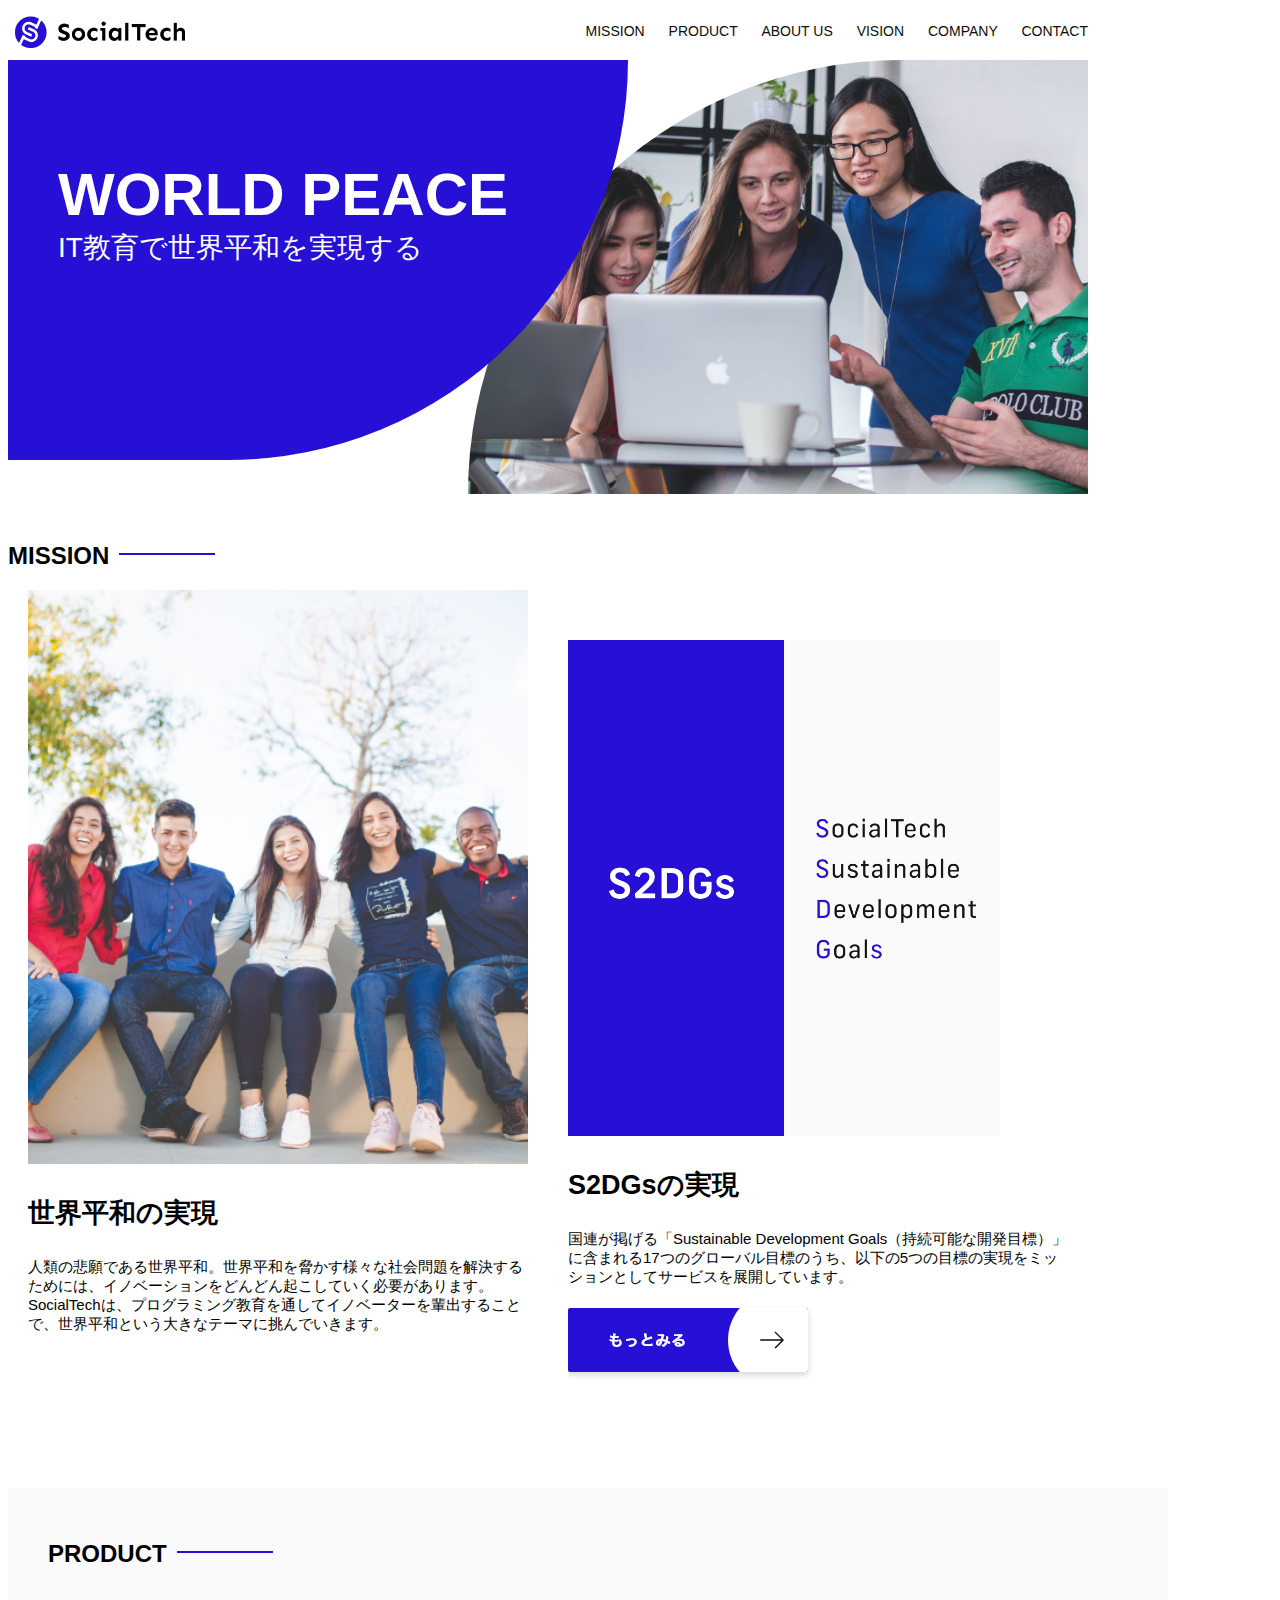
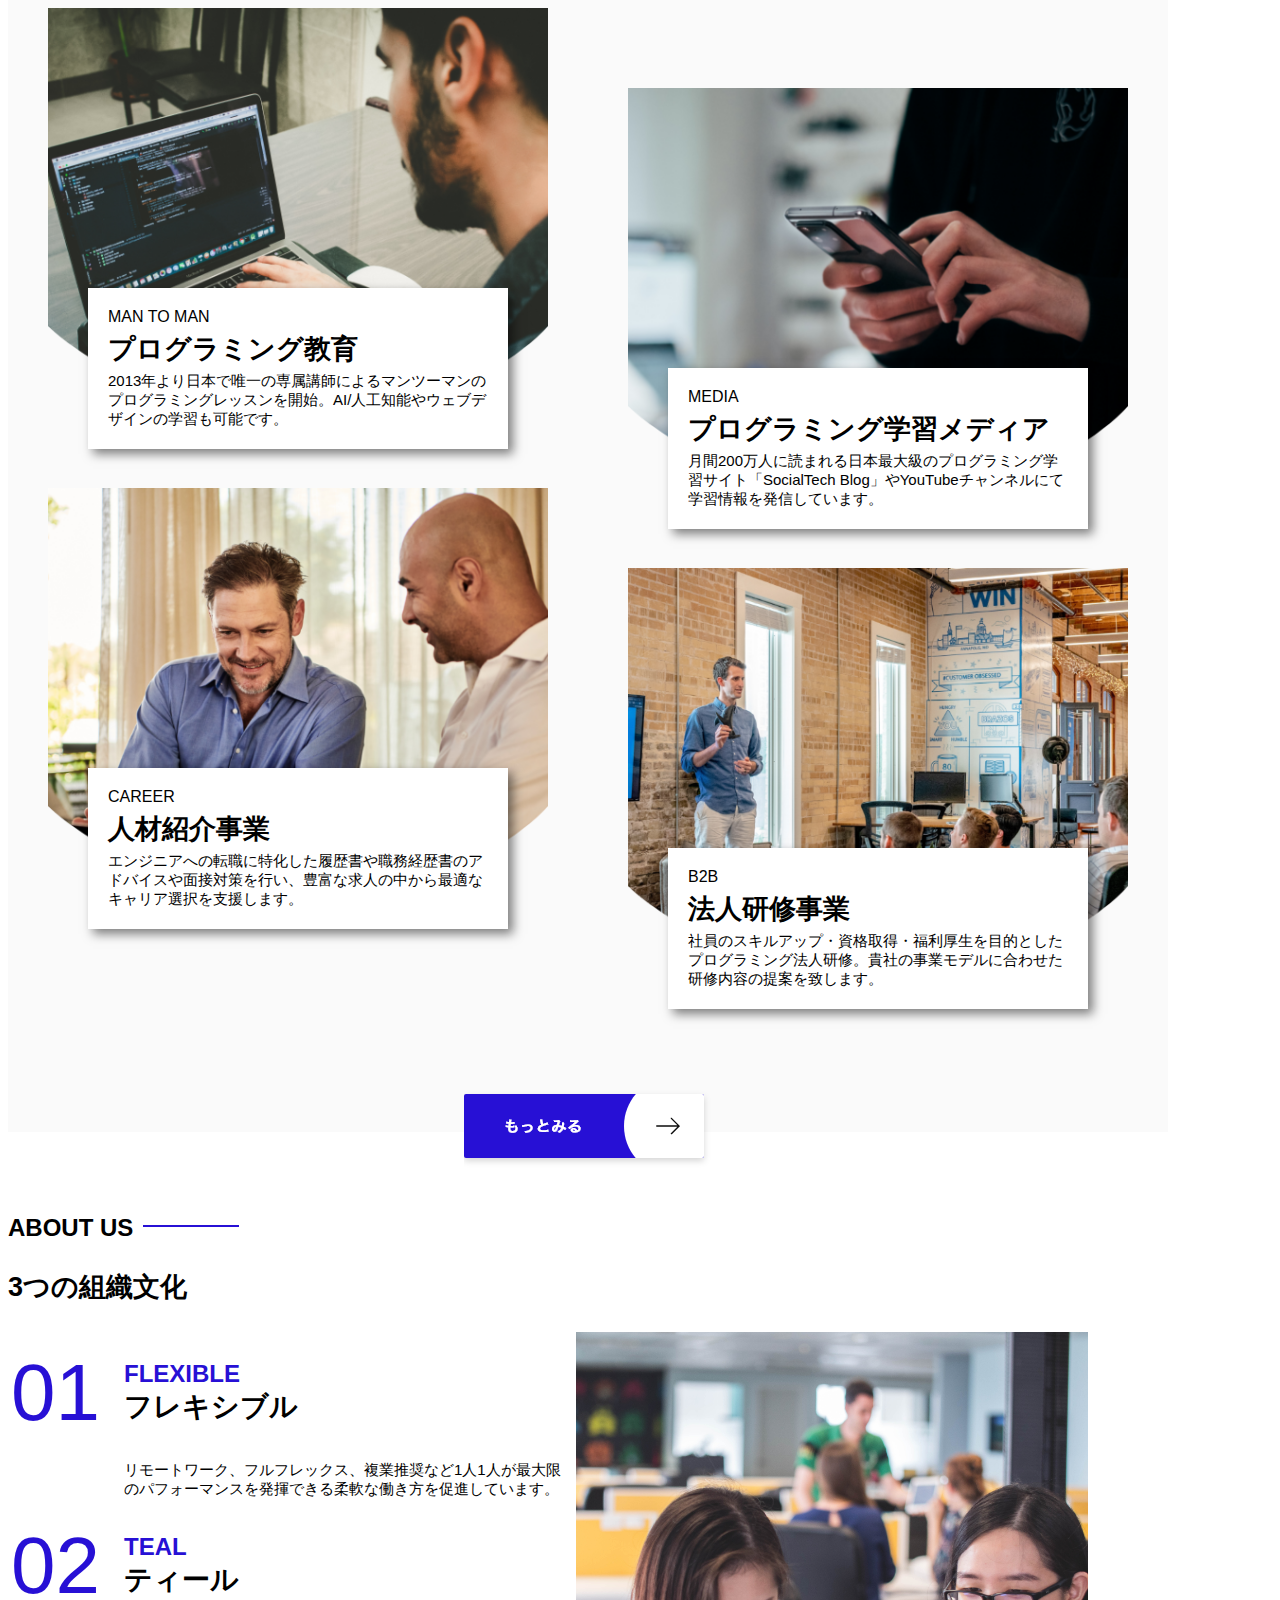
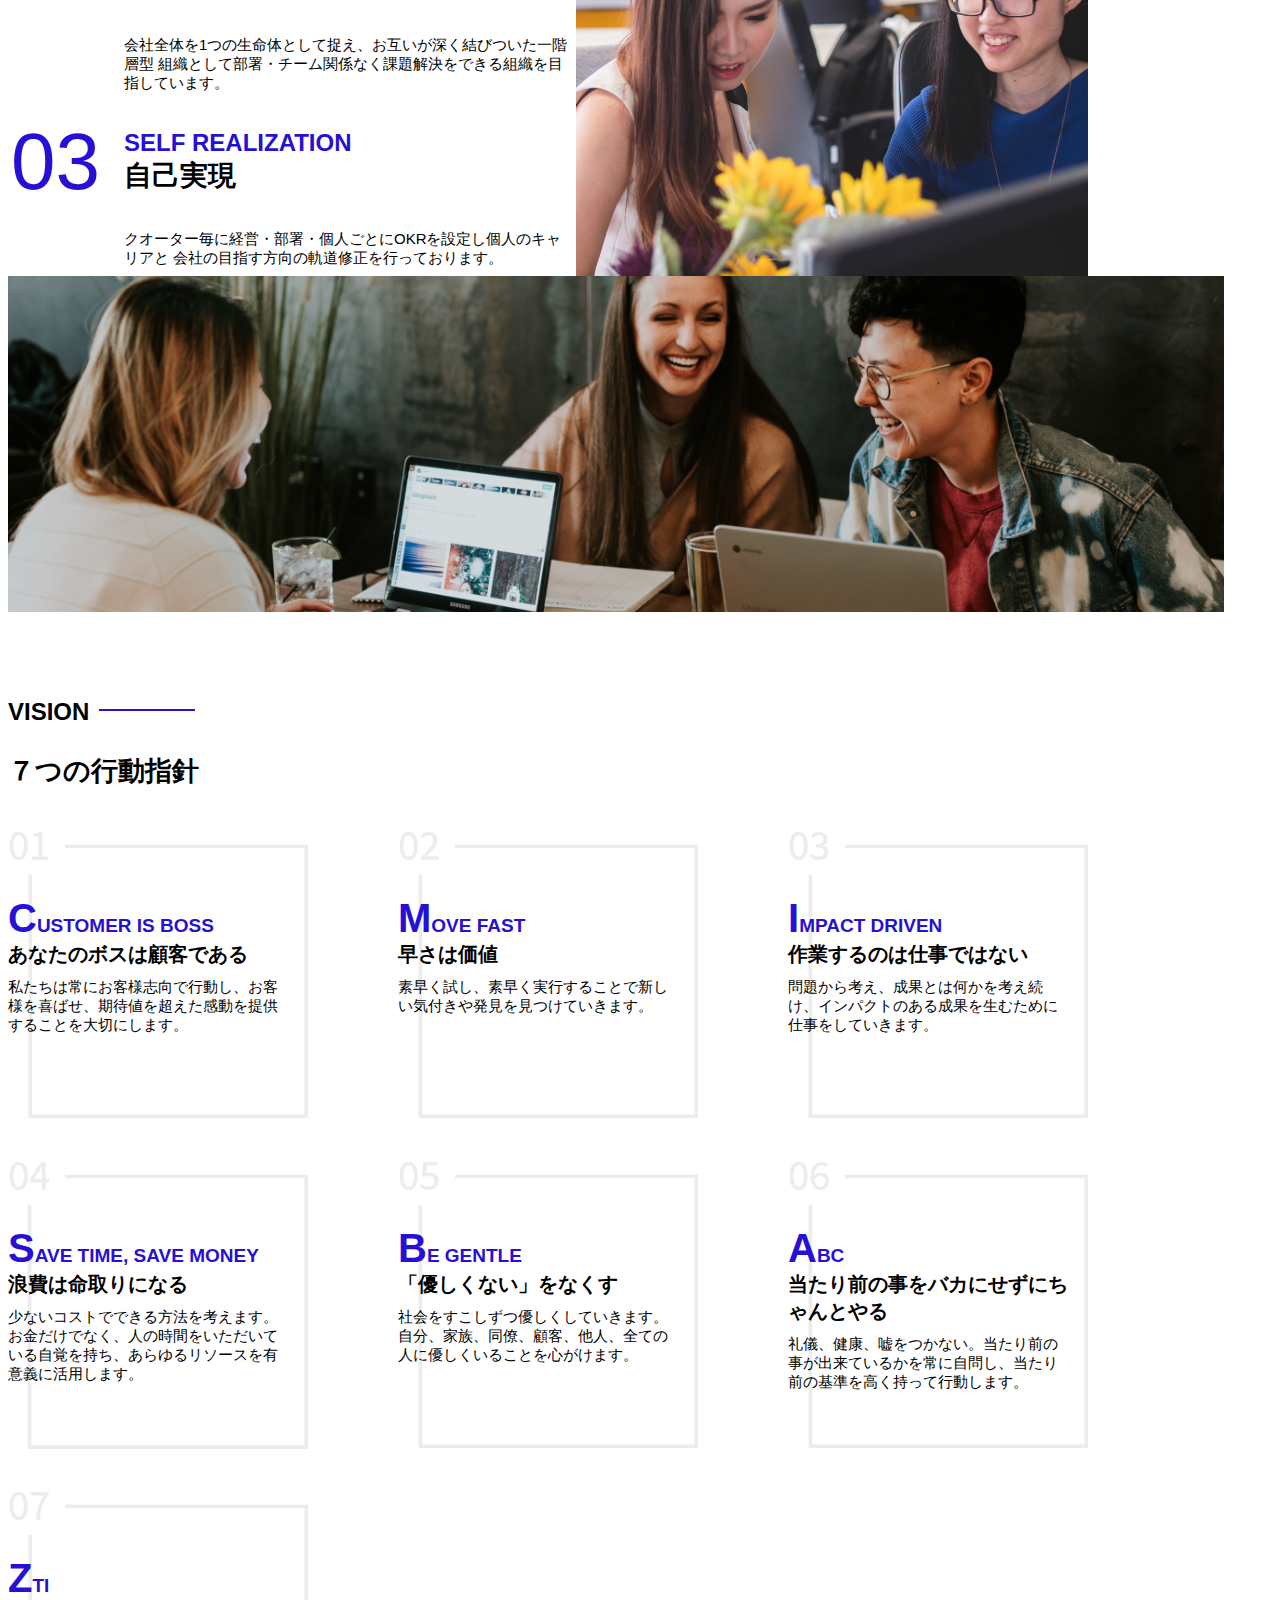
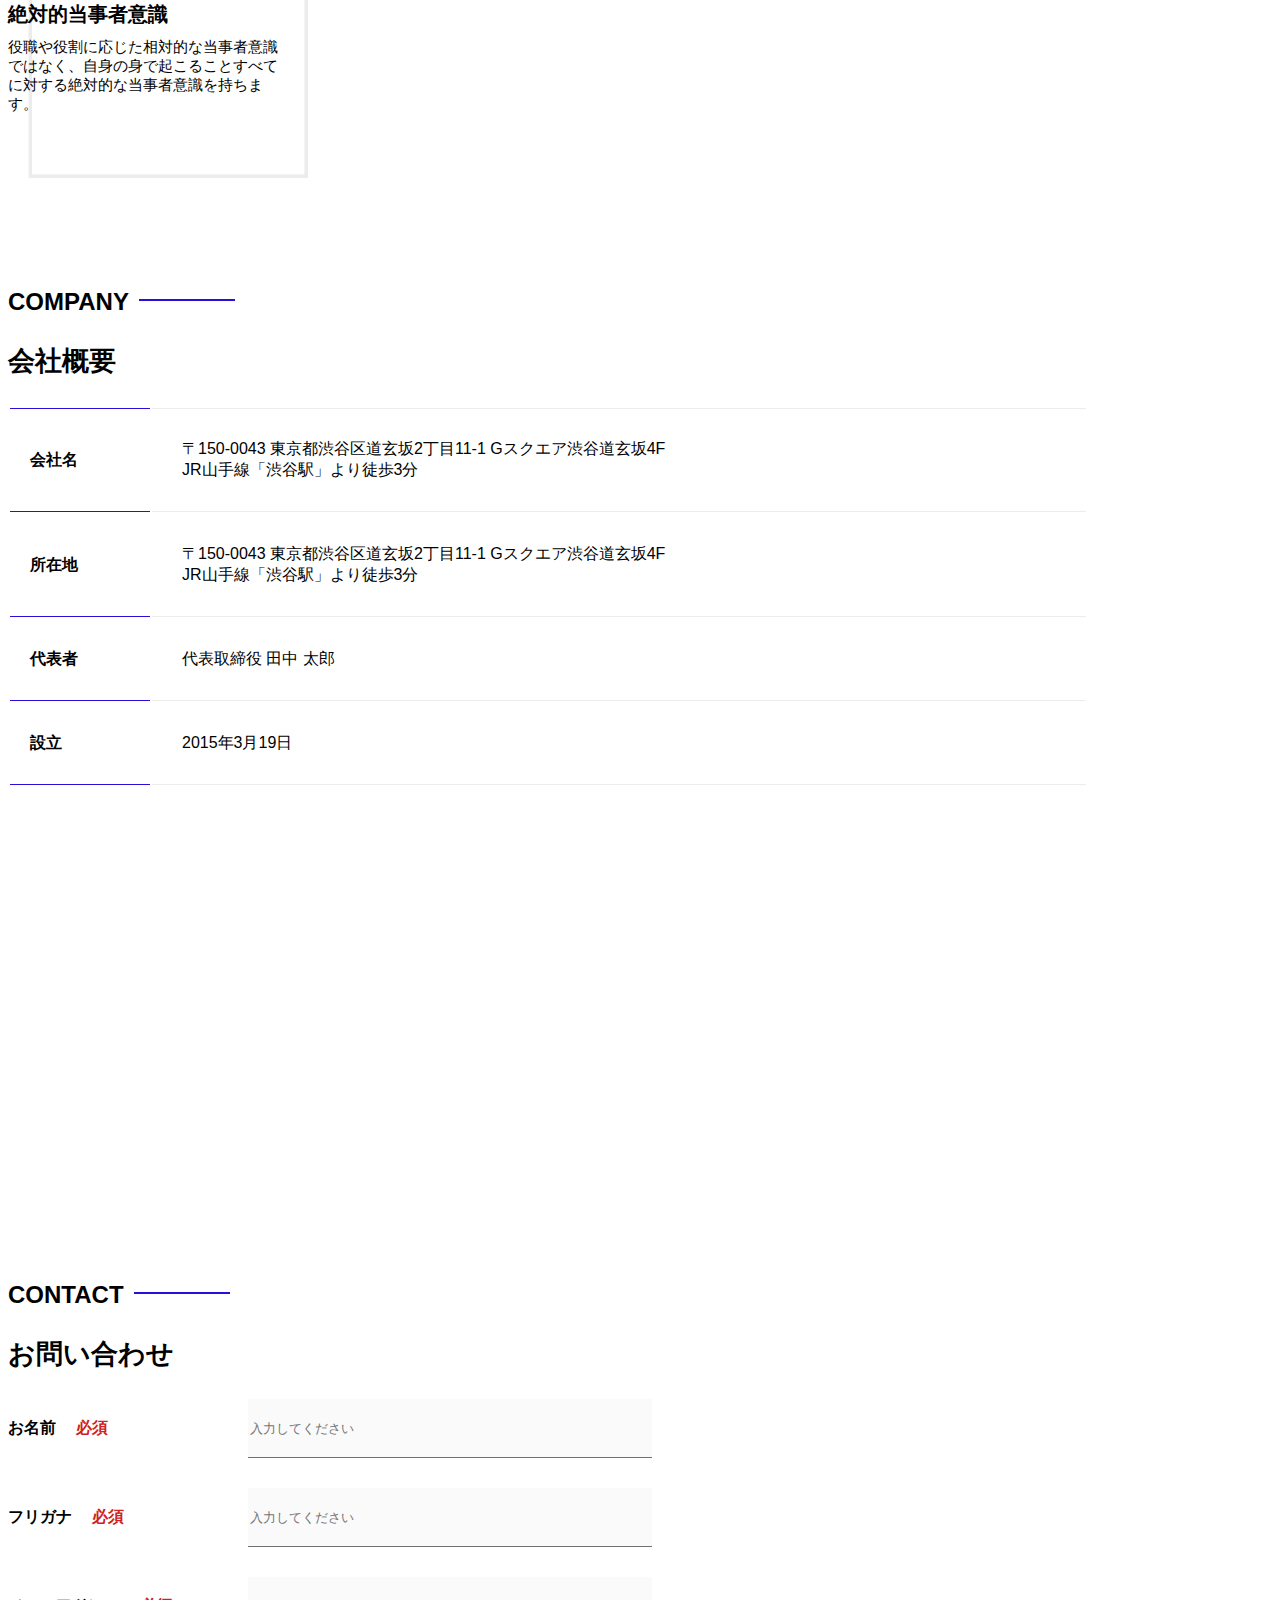
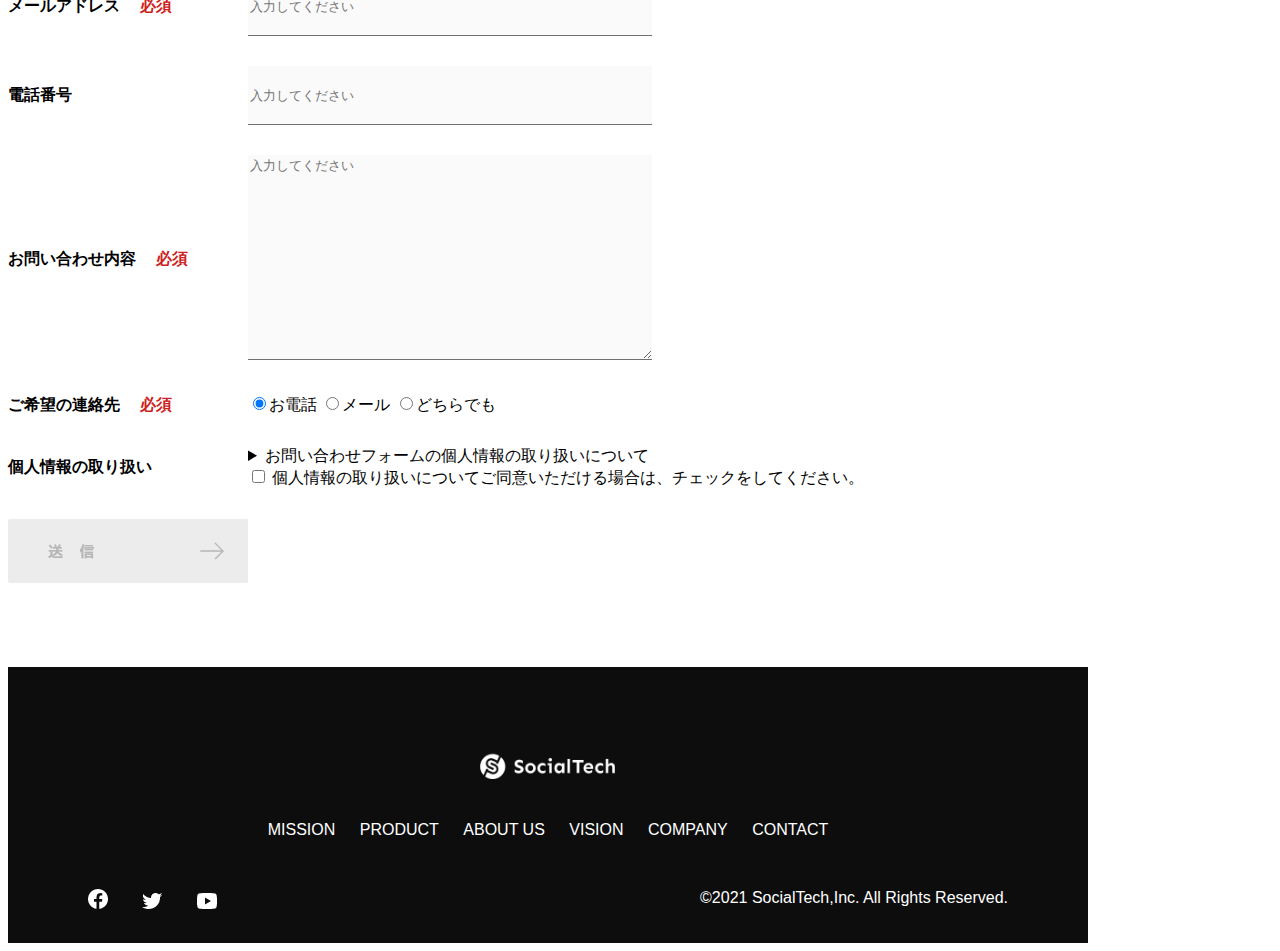
<file: index.html>
<!DOCTYPE html>
<html>
    <head>
        <title>SocialTech</title>
        <meta charset="utf-8">
        <meta name="description" content="SocialTechはEdTech業界のリーディングカンパニーを目指します。">
        <meta name="viewport" content="width=device-width, initial-scale=1.0">
        <link rel="stylesheet" href="style.css">
        </head>
    <body>      
        <header>
            <a href="index.html" id=""logo>
                <img src="images/logo.png" alt="トップページに戻る">
            </a>

            <nav id="nav-pc">
                <a href="mission.html">MISSION</a>
                <a href="product.html">PRODUCT</a>
                <a href="index.html#aboutus">ABOUT US</a>
                <a href="index.html#vision">VISION</a>
                <a href="index.html#company">COMPANY</a>
                <a href="index.html#contact">CONTACT</a>
            </nav>
                <!-- スマホ用メニューボタン -->
                <img id="menu-sp" src="images/button-menu.png" alt="ナビゲーションを開く" onclick="document.getElementById('nav-sp').style.display = 'block'">

                <!-- スマホ用ナビゲーション -->
               <!-- スマホ用ナビゲーション -->
            <nav id="nav-sp">
                <img id="close" src="images/button-close.png" alt="ナビゲーションを閉じる" onclick="document.getElementById('nav-sp').style.display = 'none'">
                <a id="logo-sp" href="index.html" onclick="document.getElementById('nav-sp').style.display = 'none'"><img
                    src="images/logo-sp.png" alt="トップページに戻る"></a>
                <a class="menu" href="mission.html" onclick="document.getElementById('nav-sp').style.display = 'none'">MISSION</a>
                <a class="menu" href="product.html" onclick="document.getElementById('nav-sp').style.display = 'none'">PRODUCT</a>
                <a class="menu" href="index.html#aboutus" onclick="document.getElementById('nav-sp').style.display = 'none'">ABOUT
                US</a>
                <a class="menu" href="index.html#vision"
                onclick="document.getElementById('nav-sp').style.display = 'none'">VISION</a>
                <a class="menu" href="index.html#company"
                onclick="document.getElementById('nav-sp').style.display = 'none'">COMPANY</a>
                <a class="menu" href="index.html#contact"
                onclick="document.getElementById('nav-sp').style.display = 'none'">CONTACT</a>
                <div id="sns">
                <a href="https://www.facebook.com/sejuku2013"><img src="images/button-facebook.png" alt="Facebookのリンク"></a>
                <a href="https://twitter.com/samuraijuku"><img src="images/button-twitter.png" alt="Twitterのリンク"></a>
                <a href="https://www.youtube.com/channel/UCCFOQO5aDK0xXam4cUQXT8g"><img src="images/button-youtube.png" alt="YouTubeのリンク"></a>
                </div>
            </nav>

        </header>
        <main>
            <article>
                <section id="main-visual">
                    <div id="main-message">
                        <h1>WORLD PEACE</h1>
                        <p>IT教育で世界平和を実現する</p>
                    </div>
                    <img src="images\index\index-main.png" alt="PCの周りに集まる多国籍籍の仲間たち">
                </section>

                <!-- ミッション -->
                <section id="mission">
                    <h2 class="index-h2">MISSION</h2>     
                    <div id="mission-flex">
                        <div>
                            <img id="mission-photo" src="images\index\index-mission.png" alt="屋外のベンチで写真を撮影する多国籍の仲間たち">
                            <h3>世界平和の実現</h3>
                            <p>
                                人類の悲願である世界平和。世界平和を脅かす様々な社会問題を解決するためには、イノベーションをどんどん起こしていく必要があります。SocialTechは、プログラミング教育を通してイノベーターを輩出することで、世界平和という大きなテーマに挑んでいきます。
                            </p>
                         </div>
                         <div>
                            <img id="s2dgs" src="images/index/s2dgs.png" alt="S2DGs">
                            <h3>S2DGsの実現</h3>
                            <p>国連が掲げる「Sustainable Development Goals（持続可能な開発目標）」に含まれる17つのグローバル目標のうち、以下の5つの目標の実現をミッションとしてサービスを展開しています。</p>
                            <a href="mission.html">
                              <img src="images/button-more.png" alt="もっとみる">
                            </a>
                         </div>
                       </div>
                     </section>
                     <!-- プロダクト -->
                     <section id="product">
                        <h2 class="index-h2">PRODUCT</h2>
                        <div>
                            <div id="product-left">
                                <div>
                                    <img class="product-photo" src="images\index\index-mantoman.png" alt="PCでコードを書く男性">
                                    <div class="product-explain" >
                                        <span>MAN TO MAN</span>
                                        <h3>プログラミング教育</h3>
                                        <p>2013年より日本で唯一の専属講師によるマンツーマンのプログラミングレッスンを開始。AI/人工知能やウェブデザインの学習も可能です。</p>

                                    </div>
                                </div>
                                <div>
                                    <img class="product-photo" src="images\index\index-career.png" alt="笑顔で話し合う2人の話し合う2人の男性">
                                    <div class="product-explain" >
                                        <span>CAREER</span>
                                        <h3>人材紹介事業</h3>
                                        <p>エンジニアへの転職に特化した履歴書や職務経歴書のアドバイスや面接対策を行い、豊富な求人の中から最適なキャリア選択を支援します。</p>
                                    </div>
                                </div>
                                
                                   
                                
                            </div>
                            <div id="product-right">
                                <div>
                                    <img class="product-photo" src="images\index\index-media.png" alt="スマートフォンを操作する人">
                                    <div class="product-explain" >
                                        <span>MEDIA</span>
                                        <h3>プログラミング学習メディア</h3>
                                        <p>月間200万人に読まれる日本最大級のプログラミング学習サイト「SocialTech Blog」やYouTubeチャンネルにて学習情報を発信しています。</p>

                                    </div>
                                </div>
                                <div>
                                    <img class="product-photo" src="images\index\index-b2b.png" alt="講演中の男性とそれを聞く人々">
                                    <div class="product-explain" >
                                        <span>B2B</span>
                                        <h3>法人研修事業</h3>
                                        <p>社員のスキルアップ・資格取得・福利厚生を目的としたプログラミング法人研修。貴社の事業モデルに合わせた研修内容の提案を致します。</p>

                                    </div>
                                </div>
                            </div>
                        </div>
                        <div>
                            <a id="product-more" href="product.html">
                                <img src="images\button-more.png" alt="もっとみる">
                            </a>
                        </div>
                     </section>
                     <!-- ABOUT US -->
                     <section id="aboutus">
                        <h2 class="index-h2">ABOUT US</h2>
                        <h3>3つの組織文化</h3>
                        <div>
                            <table class="culture-table">
                                <tr>
                                    <td>
                                        <span class="culture-num">01</span>
                                    </td>
                                    <td>
                                        <span class="culture-en">FLEXIBLE</span>
                                        <span class="culture-jp">フレキシブル</span>
                                    </td>
                                </tr>
                                <tr>
                                    <td>
                                        <!-- 空 -->
                                    </td>
                                    <td>
                                        <p class="culture-description">
                                            リモートワーク、フルフレックス、複業推奨など1人1人が最大限のパフォーマンスを発揮できる柔軟な働き方を促進しています。
                                        </p>
                                    </td>
                                </tr>
                                <tr>
                                    <td>
                                        <span class="culture-num">02</span>
                                    </td>
                                    <td>
                                        <span class="culture-en">TEAL</span>
                                        <span class="culture-jp">ティール</span>
                                    </td>
                                </tr>    
                                <tr>
                                    <td>
                                        <!-- 空 -->
                                    </td>
                                    <td>
                                        <p class="culture-description">
                                            会社全体を1つの生命体として捉え、お互いが深く結びついた一階層型
                                            組織として部署・チーム関係なく課題解決をできる組織を目指しています。
                                        </p>
                                    </td>
                                </tr>
                                <tr>
                                    <td>
                                        <span class="culture-num">03</span>
                                    </td>
                                    <td>
                                        <span class="culture-en">SELF REALIZATION</span>
                                        <span class="culture-jp">自己実現</span>
                                    </td>
                                </tr>
                                <tr>
                                    <td>
                                        <!-- 空 -->
                                    </td>
                                    <td>
                                        <p class="culture-description">
                                            クオーター毎に経営・部署・個人ごとにOKRを設定し個人のキャリアと
                                            会社の目指す方向の軌道修正を行っております。
                                        </p>
                                    </td>
                                </tr>    
                            </table>
                            <img class="culture-img" src="images\index\index-aboutus1.png" alt="笑顔で話す二人の女性">
                        </div>
                        <img class="culture-img2" src="images\index\index-aboutus2.png" alt="笑顔で話し合う3人の男女">
                     </section>
                     <!-- VISION -->
                     <section id="vision">
                        <h2 class="index-h2">VISION</h2>
                        <h3>７つの行動指針</h3>
                        <div>

                            <div class="vision-box">
                                <img src="images/index/vision-01.png" alt="01">
                                <span>
                                    <h4>CUSTOMER IS BOSS</h4>
                                    <h5>あなたのボスは顧客である</h5>
                                    <p>私たちは常にお客様志向で行動し、お客様を喜ばせ、期待値を超えた感動を提供することを大切にします。</p>
                                </span>
                            </div> 
                            <div class="vision-box">
                                <img src="images/index/vision-02.png" alt="02">
                                <span>
                                    <h4>MOVE FAST</h4>
                              <h5>早さは価値</h5>
                              <p>素早く試し、素早く実行することで新しい気付きや発見を見つけていきます。</p>
                            </span>
                            </div>
                          <div class="vision-box">
                                <img src="images/index/vision-03.png" alt="03">
                                <span>
                                    <h4>IMPACT DRIVEN</h4>
                                    <h5>作業するのは仕事ではない</h5>
                                    <p>問題から考え、成果とは何かを考え続け、インパクトのある成果を生むために仕事をしていきます。</p>
                                </span>
                            </div>
                          <div class="vision-box">
                                <img src="images/index//vision-04.png" alt="04">
                                <span>
                                    <h4>SAVE TIME, SAVE MONEY</h4>
                                    <h5>浪費は命取りになる</h5>
                                    <p>少ないコストでできる方法を考えます。お金だけでなく、人の時間をいただいている自覚を持ち、あらゆるリソースを有意義に活用します。</p>
                                </span>
                          </div>
                          <div class="vision-box">
                                <img src="images/index/vision-05.png" alt="05">
                                <span>
                                <h4>BE GENTLE</h4>
                                <h5>「優しくない」をなくす</h5>
                                <p>社会をすこしずつ優しくしていきます。自分、家族、同僚、顧客、他人、全ての人に優しくいることを心がけます。</p>
                                </span>
                          </div>
                          <div class="vision-box">
                                <img src="images/index/vision-06.png" alt="06">
                                <span>
                                <h4>ABC</h4>
                                <h5>当たり前の事をバカにせずにちゃんとやる</h5>
                                <p>礼儀、健康、嘘をつかない。当たり前の事が出来ているかを常に自問し、当たり前の基準を高く持って行動します。</p>
                                </span>
                          </div>
                          <div class="vision-box">
                              <img src="images/index/vision-07.png" alt="07">
                              <span>
                                <h4>ZTI</h4>
                                <h5>絶対的当事者意識</h5>
                                <p>役職や役割に応じた相対的な当事者意識ではなく、自身の身で起こることすべてに対する絶対的な当事者意識を持ちます。</p>
                              </span>
                         </div>
                       </div>
                     </section>
                     <!-- COMPANY -->
                    <section id="company">
                        <h2 class="index-h2">COMPANY</h2>
                        <h3>会社概要</h3>
                        <table id="company-table">
                            <tr>
                                <th class="tableheader-first">会社名</th>
                                <td class="cell-first">〒150-0043 東京都渋谷区道玄坂2丁目11-1 Gスクエア渋谷道玄坂4F<br>JR山手線「渋谷駅」より徒歩3分</td>
                            </tr>
                            <tr>
                                <th class="tableheader">所在地</th>
                                <td class="cell">〒150-0043 東京都渋谷区道玄坂2丁目11-1 Gスクエア渋谷道玄坂4F<br>JR山手線「渋谷駅」より徒歩3分</td>
                            </tr>
                              <tr>
                                <th class="tableheader">代表者</th>
                                <td class="cell">代表取締役 田中 太郎</td>
                            </tr>
                              <tr>
                                <th class="tableheader">設立</th>
                                <td class="cell">2015年3月19日</td>
                            </tr>
                        </table>
                        <iframe src="https://www.google.com/maps/embed?pb=!1m18!1m12!1m3!1d1620.8865633434395!2d139.6940721634766!3d35.6579609!2m3!1f0!2f0!3f0!3m2!1i1024!2i768!4f13.1!3m3!1m2!1s0x60188caa007aaaab%3A0xe69d384dd0dd9c10!2zMuasoeS8muOBj-OCkyDmuIvosLfjgrfjg6fjg7zjg6vjg7zjg6A!5e0!3m2!1sja!2sjp!4v1662864219122!5m2!1sja!2sjp" width="600" height="450" style="border:0;" allowfullscreen="" loading="lazy" referrerpolicy="no-referrer-when-downgrade"></iframe>
                    </section>
                    <!-- お問い合わせフォーム -->
                    <section id="contact">
                        <h2 class="index-h2">CONTACT</h2>
                        <h3>お問い合わせ</h3>
                        <!-- STATIC FORMS -->
                        <form action="https://api.staticforms.xyz/submit" method="post">
                            <input type="text" name="honeypot" style="display:none">
                            <!-- STATIC FORMSのアクセスキー -->
                            <input type="hidden" name="accessKey" value="5bec8de9-cb0b-49a9-aa8e-8d5ac4dd74d0">
                            <!--メールのタイトル-->
                            <input type="hidden" name="subject" value="お問い合わせフォーム" />
                            <!--送信先のメールアドレスをvalueに設定する-->
                            <input type="hidden" name="replyTo" value="redsnowpawder@icloud.com">
                            <!--redirectToのURLは公開後のURLへリンクする-->
                            <input type="hidden" name="redirectTo" value="">
                        
                            <div>
                                <div class="contact-heading">
                                    <label class="contact-label">お名前<span class="contact-span">必須</span></label>
                                </div>
                                <div class="contact-form">
                                    <input type="text" name="name" placeholder="入力してください" class="contact-textbox">
                                </div>
                            </div>
                            <div>
                                <div class="contact-heading">
                                    <label class="contact-label">フリガナ<span class="contact-span">必須</span></label>
                                </div>
                                <div>
                                    <input type="text" name="hurigana" placeholder="入力してください" class="contact-textbox">
                                </div>
                            </div>    
                            <div>
                                <div class="contact-heading">
                                    <label class="contact-label">メールアドレス<span class="contact-span">必須</span></label>
                                </div>
                                <div>
                                    <input type="text" name="email" placeholder="入力してください" class="contact-textbox">
                                </div>
                            </div>
                            <div>
                                <div class="contact-heading">
                                    <label class="contact-label">電話番号</label>
                                </div>  
                                <div>
                                    <input type="text" name="tel" placeholder="入力してください" class="contact-textbox">
                                </div>
                            </div>
                            <div>
                                <div class="contact-heading">
                                  <label class="contact-label">お問い合わせ内容<span class="contact-span">必須</span></label>
                                </div>
                                <div>
                                  <textarea class="contact-textarea" placeholder="入力してください" name="message"></textarea>
                                </div>
                            </div>
                            <div>
                                <div class="contact-heading">
                                    <label class="contact-label">ご希望の連絡先<span class="contact-span">必須</span></label>
                                </div>
                                <div>
                                    <input class="radiobutton" type="radio" value="tel" name="contact" checked><label>お電話</label>
                                    <input class="radiobutton" type="radio" value="mail" name="contact"><label>メール</label>
                                    <input class="radiobutton" type="radio" value="both" name="contact"><label>どちらでも</label>
                                  </div>
                            </div>
                            <div>
                                <div class="contact-heading">
                                    <label class="contact-label">個人情報の取り扱い</label>
                                </div>
                                <div>
                                    <details>
                                        <summary>お問い合わせフォームの個人情報の取り扱いについて</summary>
                                        <div>
                                            <span>１．組織の名称又は氏名</span><br>
                                            株式会社SocialTech<br><br>
                                            <span>２．個人情報保護管理者（若しくはその代理人）の氏名又は職名、所属及び連絡先
                                              鈴木 一郎 コーポレート部</span><br>
                                            メールアドレス：support@socialtech.net<br>
                                            TEL：03-xxxx-xxxx<br>
                                            <span>３．個人情報の利用目的</span><br>
                                            ・本サービス及び本サービスに関連する情報の提供又はそれらに関する連絡のため<br>
                                            ・ユーザーの本人確認のため<br>
                                            ・当社サービスのご案内のため<br>
                                            ・当社の商品等の広告または宣伝（電子メールによるものを含むものとします。）<br><br>
                                            <span>４．個人情報の取り扱い業務の委託</span><br>
                                            個人情報の取扱業務の全部または一部を外部に業務委託する場合があります。<br>
                                            その際、弊社は、個人情報を適切に保護できる管理体制を敷き実行していることを条件として<br>
                                            委託先を厳選したうえで、機密保持契約を委託先と締結し、お客様の個人情報を厳密に管理させます。<br><br>
                                            <span>５．個人情報の開示等の請求</span><br>
                                            お客様は、弊社に対してご自身の個人情報の開示等（利用目的の通知、開示、内容の訂正・追加・削除、利用の停止または消去、第三者への提供の停止）に関して、当社問合わせ窓口に申し出ることができます。<br>
                                            その際、弊社はお客様ご本人を確認させていただいたうえで、合理的な期間内に対応いたします。<br><br>
                                            なお、個人情報に関する弊社問合わせ先は、次の通りです。<br><br>
                                            株式会社SocialTech　個人情報問合せ窓口<br>
                                            〒150-0043　東京都渋谷区道玄坂2丁目11-1 Ｇスクエア渋谷道玄坂 4F<br>
                                            メールアドレス：support@socialtech.net　TEL：03-xxxx-xxxx<br><br>
                                            <span>６．個人情報を提供されることの任意性について</span><br><br>
                                            お客様がご自身の個人情報を弊社に提供されるか否かは、お客様のご判断によりますが、もしご提供されない場合には、適切なサービスが提供できない場合がありますので予めご了承ください。
                                        </div>
                                    </details>
                                    <input type="checkbox" name="agree">
                                    <span>個人情報の取り扱いについてご同意いただける場合は、チェックをしてください。</span>
                                </div>
                              </div>
                              <input type="image" value="submit" src="images\button-submit.png" alt="送信する">
                        </form>
                    </section>
                   </article>
                   <footer>
                    <div id="footer-logo">
                        <img src="images\logo-sp.png" alt="SocialTech">
                    </div>
                    <div id="footer-link">
                        <a href="mission.html">MISSION</a>
                        <a href="product.html">PRODUCT</a>
                        <a href="index.html#aboutus">ABOUT US</a>
                        <a href="index.html#vision">VISION</a>
                        <a href="index.html#company">COMPANY</a>
                        <a href="index.html#contact">CONTACT</a>
                    </div>
                    <div id="sns-footer">
                        <a href="https://www.facebook.com/sejuku2013"><img src="images/button-facebook.png" alt="Facebookのリンク"></a>
                        <a href="https://twitter.com/samuraijuku"><img src="images/button-twitter.png" alt="Twitterのリンク"></a>
                        <a href="https://www.youtube.com/channel/UCCFOQO5aDK0xXam4cUQXT8g"><img src="images/button-youtube.png" alt="YouTubeのリンク"></a>
                            <span id="copyright">&copy;2021 SocialTech,Inc. All Rights Reserved.</span>
                    </div>
                </footer>
                 </main>
               </body>
               
               
                
                       
            </article>
        </main>
    </body>
</html>
</file>
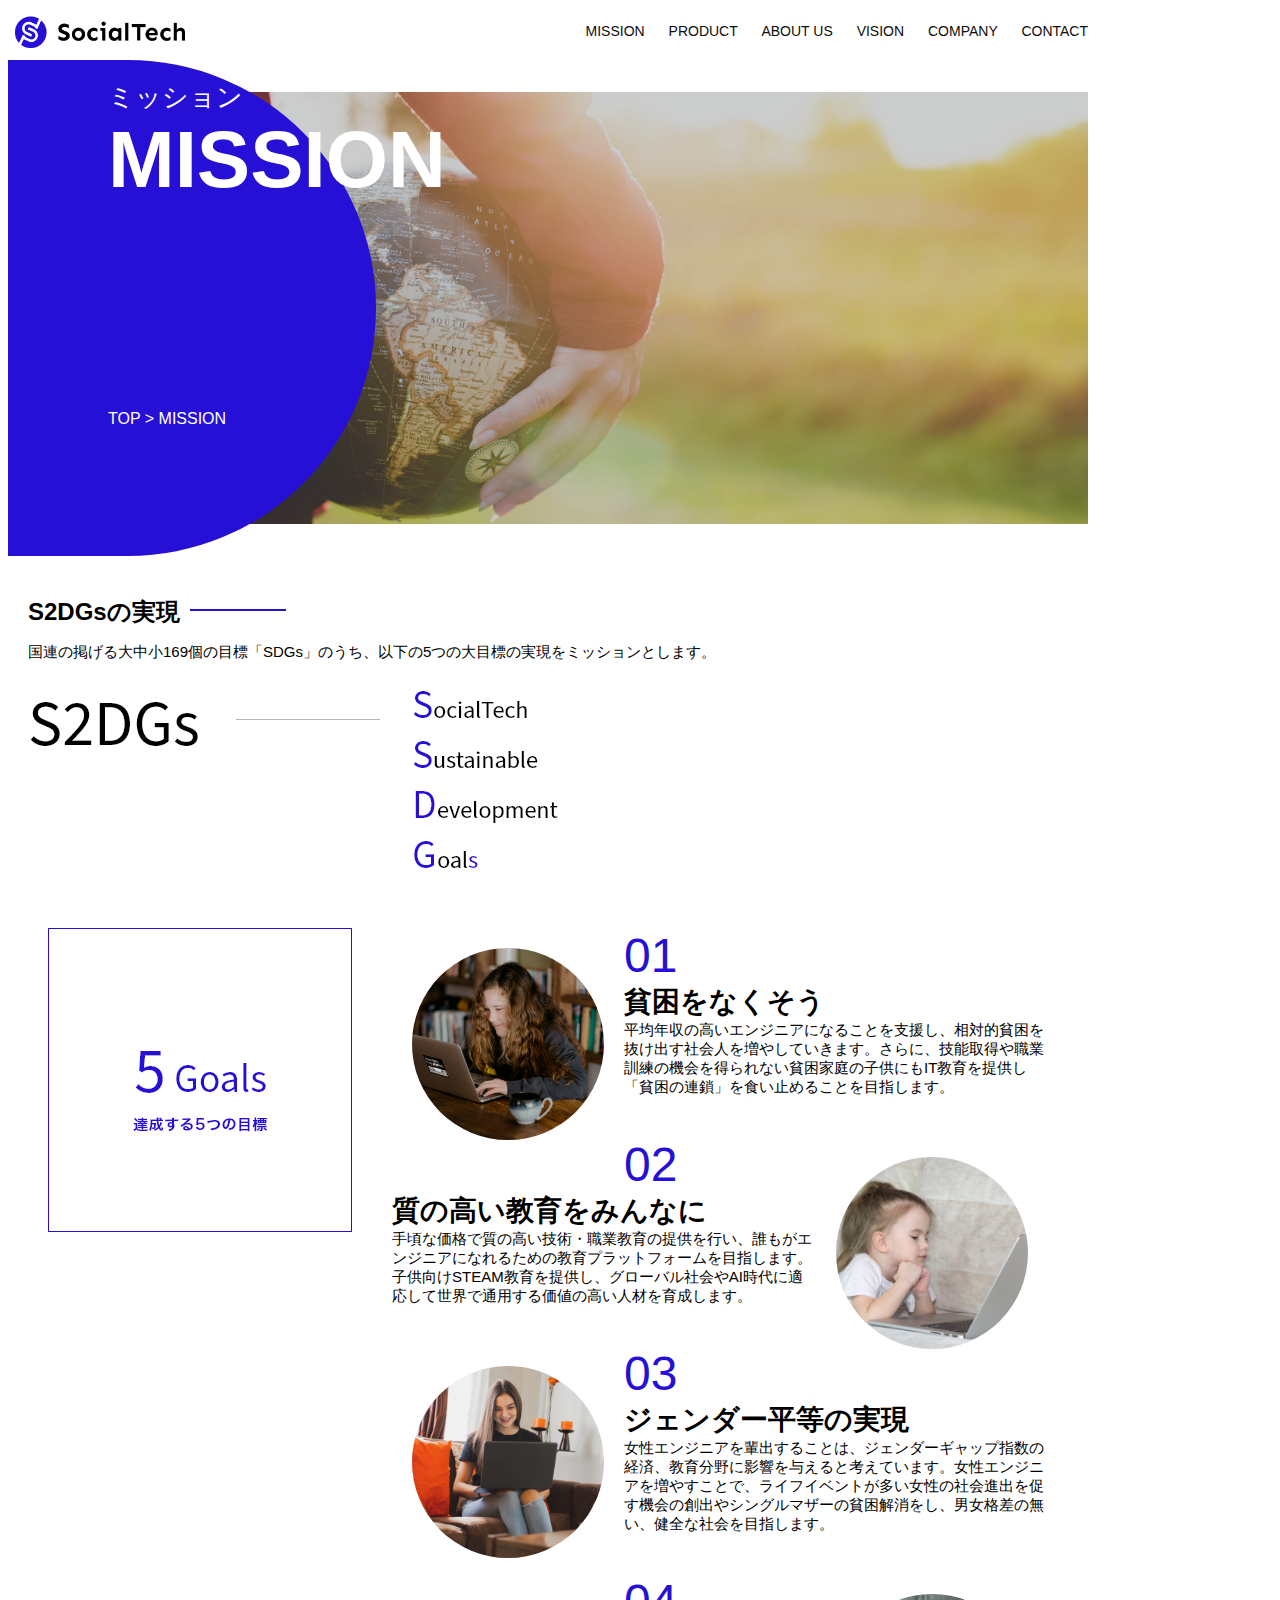
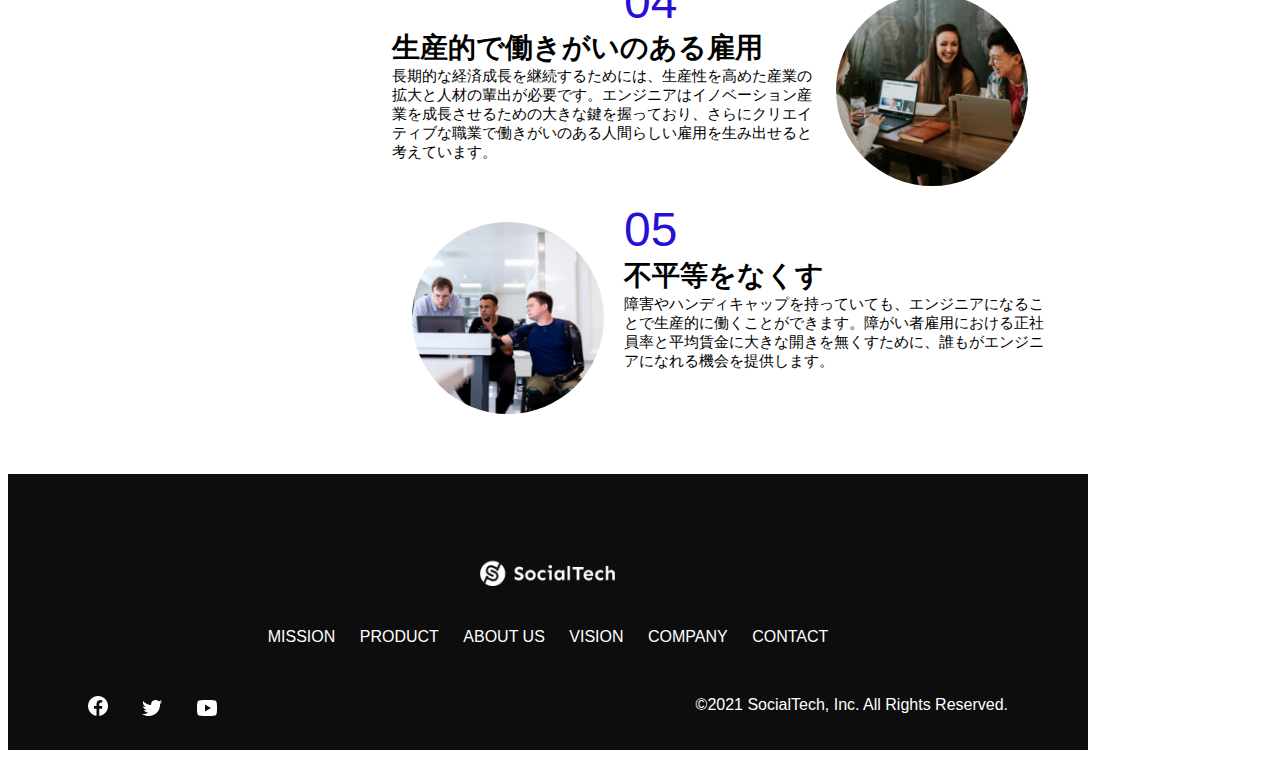
<file: mission.html>
<!DOCTYPE html>
<html>
    <head>
    <title>SocialTech - MISSON ミッション -</title>
    <meta charset="utf-8">
    <meta name="description" content="SocialTechが目指す5つの目標（S2DGs）を紹介します"">
    <meta name="viewport" content="width=device-width, initial-scale=1.0">
    <link rel="stylesheet" href="style.css">
    </head>

    <body>
    <!-- ヘッダー -->
    <header>
        <!-- ロゴ -->
        <a href="index.html" id="logo"><img src="images/logo.png" alt="トップページに戻る"></a>

        <!-- PC用ナビゲーション -->
        <nav id="nav-pc">
        <a href="mission.html">MISSION</a>
        <a href="product.html">PRODUCT</a>
        <a href="index.html#aboutus">ABOUT US</a>
        <a href="index.html#vision">VISION</a>
        <a href="index.html#company">COMPANY</a>
        <a href="index.html#contact">CONTACT</a>
        </nav>

        <!-- スマホ用メニューボタン -->
        <img id="menu-sp" src="images/button-menu.png" alt="ナビゲーションを開く" onclick="document.getElementById('nav-sp').style.display = 'block'">

        <!-- スマホ用ナビゲーション -->
        <nav id="nav-sp">
        <img id="close" src="images/button-close.png" alt="ナビゲーションを閉じる" onclick="document.getElementById('nav-sp').style.display = 'none'">
        <a id="logo-sp" href="index.html" onclick="document.getElementById('nav-sp').style.display = 'none'"><img
            src="images/logo-sp.png" alt="トップページに戻る"></a>
        <a class="menu" href="mission.html" onclick="document.getElementById('nav-sp').style.display = 'none'">MISSION</a>
        <a class="menu" href="product.html" onclick="document.getElementById('nav-sp').style.display = 'none'">PRODUCT</a>
        <a class="menu" href="index.html#aboutus" onclick="document.getElementById('nav-sp').style.display = 'none'">ABOUT
            US</a>
        <a class="menu" href="index.html#vision"
            onclick="document.getElementById('nav-sp').style.display = 'none'">VISION</a>
        <a class="menu" href="index.html#company"
            onclick="document.getElementById('nav-sp').style.display = 'none'">COMPANY</a>
        <a class="menu" href="index.html#contact"
            onclick="document.getElementById('nav-sp').style.display = 'none'">CONTACT</a>
        <div id="sns">
            <a href="https://www.facebook.com/sejuku2013"><img src="images/button-facebook.png" alt="Facebookのリンク"></a>
            <a href="https://twitter.com/samuraijuku"><img src="images/button-twitter.png" alt="Twitterのリンク"></a>
            <a href="https://www.youtube.com/channel/UCCFOQO5aDK0xXam4cUQXT8g"><img src="images/button-youtube.png" alt="YouTubeのリンク"></a>
        </div>
        </nav>
    </header>
    <main>
        <article>
            <section id="mission-main">
                <div id="mission-title">
                    <h1>MISSION</h1>
                    <span>ミッション</span>
                    <div>TOP > MISSION</div>
                </div>
            </section>
            <section id="mission-s2dgs">
                <h2 class="mission-h2">S2DGsの実現</h2>
                <p>国連の掲げる大中小169個の目標「SDGs」のうち、以下の5つの大目標の実現をミッションとします。</p>
                 <img src="images/mission/mission-s2dgs.png" alt="S2DGs">
            </section>
            <section id="mission-5goals">
                <div>
                    <img class="s2dgs-image" src="images/mission/mission-5goals.png" alt="5Goals">
                </div>
                <div>
                    <div>
                        <img class="fivegoals-image-left" src="images/mission/mission-5goals01.png" alt="PCを操作する女の子">
                        <span class="fivegoals-number">01</span>
                        <h3 class="fivegoals-h3">貧困をなくそう</h3>
                        <p class="fivegoals-p">
                            平均年収の高いエンジニアになることを支援し、相対的貧困を抜け出す社会人を増やしていきます。さらに、技能取得や職業訓練の機会を得られない貧困家庭の子供にもIT教育を提供し「貧困の連鎖」を食い止めることを目指します。
                        </p>
                    </div>

                    <div>
                        <img class="fivegoals-image-right" src="images/mission/mission-5goals02.png" alt="PCを見つめる小さい女の子">
                        <span class="fivegoals-number">02</span>
                        <h3 class="fivegoals-h3">質の高い教育をみんなに</h3>
                        <p class="fivegoals-p">
                          手頃な価格で質の高い技術・職業教育の提供を行い、誰もがエンジニアになれるための教育プラットフォームを目指します。子供向けSTEAM教育を提供し、グローバル社会やAI時代に適応して世界で通用する価値の高い人材を育成します。
                        </p>
                    </div>
              
                    <div>
                        <img class="fivegoals-image-left" src="images/mission/mission-5goals03.png" alt="PCを操作する女性">
                        <span class="fivegoals-number">03</span>
                        <h3 class="fivegoals-h3">ジェンダー平等の実現</h3>
                        <p class="fivegoals-p">
                          女性エンジニアを輩出することは、ジェンダーギャップ指数の経済、教育分野に影響を与えると考えています。女性エンジニアを増やすことで、ライフイベントが多い女性の社会進出を促す機会の創出やシングルマザーの貧困解消をし、男女格差の無い、健全な社会を目指します。
                        </p>
                    </div>
              
                    <div>
                        <img class="fivegoals-image-right" src="images/mission/mission-5goals04.png" alt="笑顔で話し合う3人の男女">
                        <span class="fivegoals-number">04</span>
                        <h3 class="fivegoals-h3">生産的で働きがいのある雇用</h3>
                        <p class="fivegoals-p">
                          長期的な経済成長を継続するためには、生産性を高めた産業の拡大と人材の輩出が必要です。エンジニアはイノベーション産業を成長させるための大きな鍵を握っており、さらにクリエイティブな職業で働きがいのある人間らしい雇用を生み出せると考えています。
                        </p>
                    </div>
              
                    <div>
                        <img class="fivegoals-image-left" src="images/mission/mission-5goals05.png" alt="障害を持つ男性が生き生きと働く様子">
                        <span class="fivegoals-number">05</span>
                        <h3 class="fivegoals-h3">不平等をなくす</h3>
                        <p class="fivegoals-p">
                          障害やハンディキャップを持っていても、エンジニアになることで生産的に働くことができます。障がい者雇用における正社員率と平均賃金に大きな開きを無くすために、誰もがエンジニアになれる機会を提供します。
                        </p>
                    </div>
                </div>

                

            </section>
        </article>
        <footer>
        <div id="footer-logo">
            <img src="images/logo-sp.png" alt="SocialTech">
        </div>
        <div id="footer-link">
            <a href="mission.html">MISSION</a>
            <a href="product.html">PRODUCT</a>
            <a href="index.html#aboutus">ABOUT US</a>
            <a href="index.html#vision">VISION</a>
            <a href="index.html#company">COMPANY</a>
            <a href="index.html#contact">CONTACT</a>
        </div>
        <div id="sns-footer">
            <a href="https://www.facebook.com/sejuku2013"><img src="images/button-facebook.png" alt="Facebookのリンク"></a>
            <a href="https://twitter.com/samuraijuku"><img src="images/button-twitter.png" alt="Twitterのリンク"></a>
            <a href="https://www.youtube.com/channel/UCCFOQO5aDK0xXam4cUQXT8g"><img src="images/button-youtube.png" alt="YouTubeのリンク"></a>
            <span id="copyright">&copy;2021 SocialTech, Inc. All Rights Reserved. </span>
        </div>
        </footer>
    </main>
    </body>

</html>
</file>
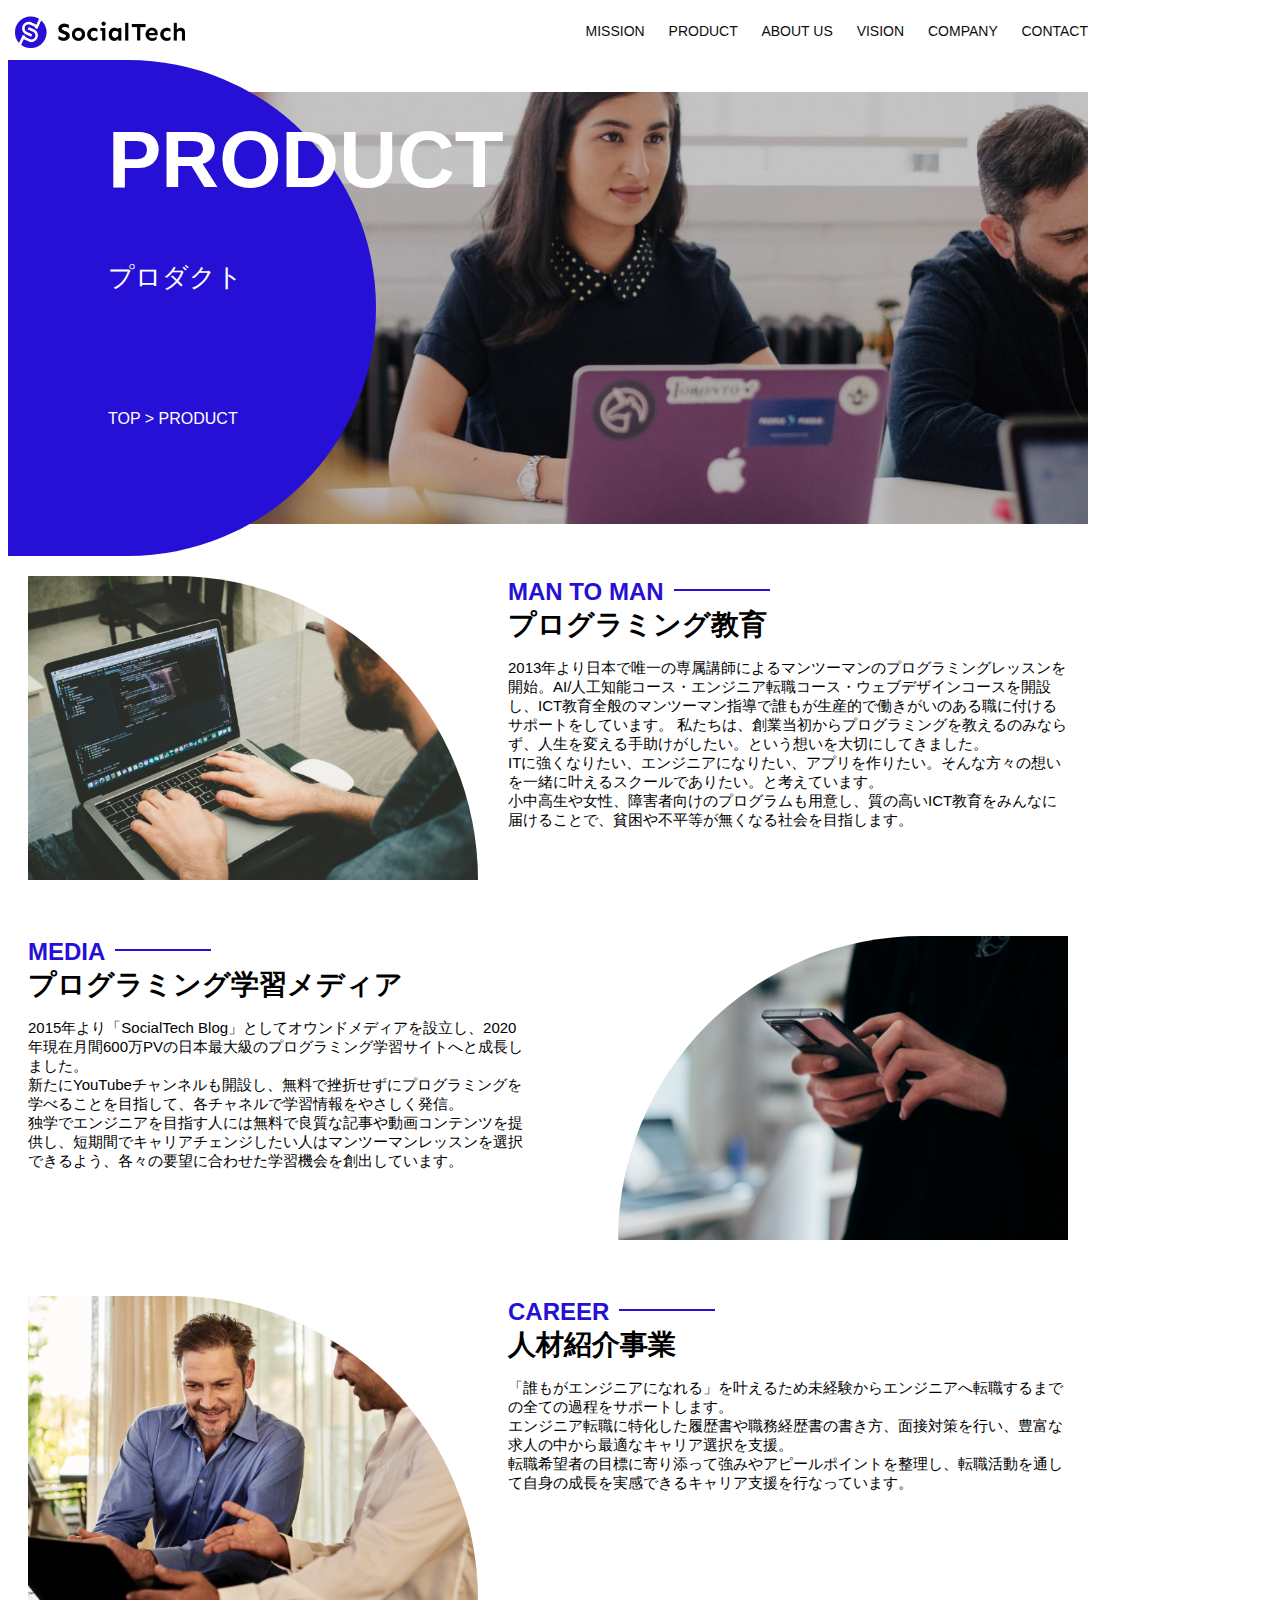
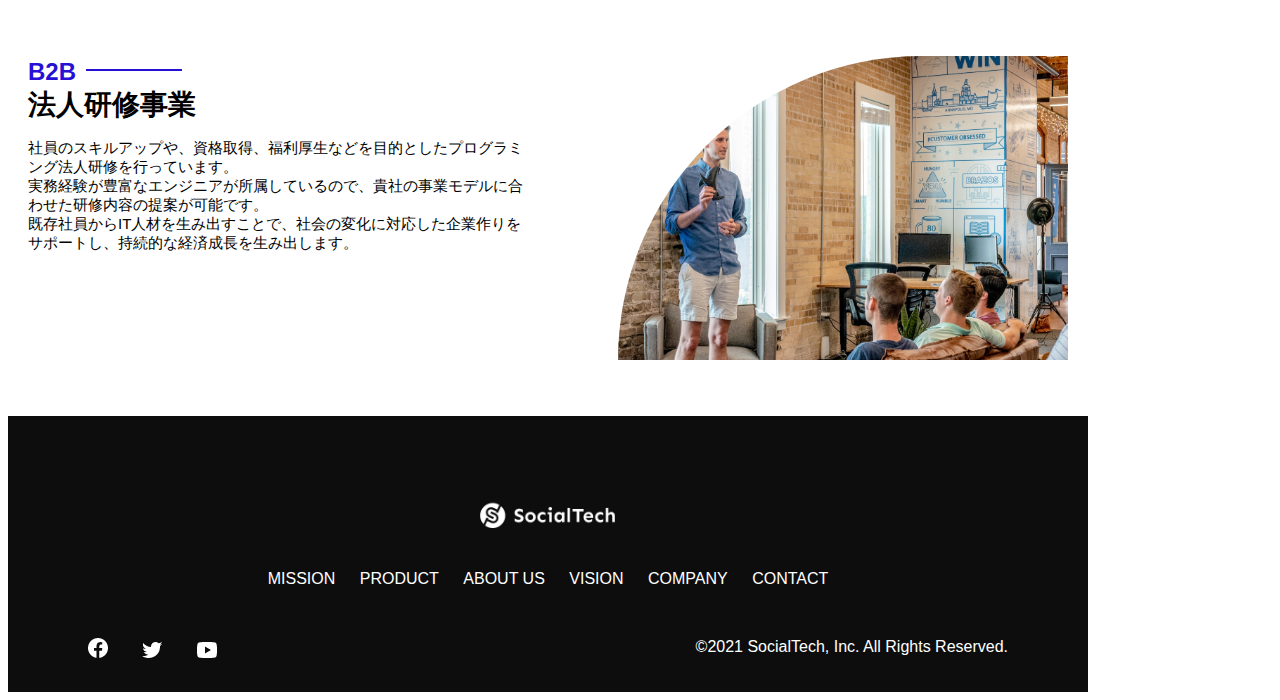
<file: product.html>
<!DOCTYPE html>
<html>
<head>
  <title>SocialTech -PRODUCT</title>
  <meta charset="utf-8">
  <meta name="description" content="SocialTechの4つのプロダクトを紹介します">
  <meta name="viewport" content="width=device-width, initial-scale=1.0">
  <link rel="stylesheet" href="style.css">
</head>

<body>
  <!-- ヘッダー -->
  <header>
    <!-- ロゴ -->
    <a href="index.html" id="logo"><img src="images/logo.png" alt="トップページに戻る"></a>

    <!-- PC用ナビゲーション -->
    <nav id="nav-pc">
      <a href="mission.html">MISSION</a>
      <a href="product.html">PRODUCT</a>
      <a href="index.html#aboutus">ABOUT US</a>
      <a href="index.html#vision">VISION</a>
      <a href="index.html#company">COMPANY</a>
      <a href="index.html#contact">CONTACT</a>
    </nav>

    <!-- スマホ用メニューボタン -->
    <img id="menu-sp" src="images/button-menu.png" alt="ナビゲーションを開く" onclick="document.getElementById('nav-sp').style.display = 'block'">

    <!-- スマホ用ナビゲーション -->
    <nav id="nav-sp">
      <img id="close" src="images/button-close.png" alt="ナビゲーションを閉じる" onclick="document.getElementById('nav-sp').style.display = 'none'">
      <a id="logo-sp" href="index.html" onclick="document.getElementById('nav-sp').style.display = 'none'"><img
          src="images/logo-sp.png" alt="トップページに戻る"></a>
      <a class="menu" href="mission.html" onclick="document.getElementById('nav-sp').style.display = 'none'">MISSION</a>
      <a class="menu" href="product.html" onclick="document.getElementById('nav-sp').style.display = 'none'">PRODUCT</a>
      <a class="menu" href="index.html#aboutus" onclick="document.getElementById('nav-sp').style.display = 'none'">ABOUT
        US</a>
      <a class="menu" href="index.html#vision"
        onclick="document.getElementById('nav-sp').style.display = 'none'">VISION</a>
      <a class="menu" href="index.html#company"
        onclick="document.getElementById('nav-sp').style.display = 'none'">COMPANY</a>
      <a class="menu" href="index.html#contact"
        onclick="document.getElementById('nav-sp').style.display = 'none'">CONTACT</a>
      <div id="sns">
        <a href="https://www.facebook.com/sejuku2013"><img src="images/button-facebook.png" alt="Facebookのリンク"></a>
        <a href="https://twitter.com/samuraijuku"><img src="images/button-twitter.png" alt="Twitterのリンク"></a>
        <a href="https://www.youtube.com/channel/UCCFOQO5aDK0xXam4cUQXT8g"><img src="images/button-youtube.png" alt="YouTubeのリンク"></a>
      </div>
    </nav>
  </header>
  <main>
    <article>
        <section id="product-main">
            <div id="product-title">
              <h1>PRODUCT</h1>
              <span>プロダクト</span>
              <div>TOP > PRODUCT</div>
            </div>
          </section>
          <section class="product-section1">
            <img src="images/product/product-mantoman.png" alt="PCでコードを書く男性">
            <div>
              <h2 class="product-h2">MAN TO MAN</h2>
              <h3 class="product-h3">プログラミング教育</h3>
              <p>
                2013年より日本で唯一の専属講師によるマンツーマンのプログラミングレッスンを開始。AI/人工知能コース・エンジニア転職コース・ウェブデザインコースを開設し、ICT教育全般のマンツーマン指導で誰もが生産的で働きがいのある職に付けるサポートをしています。
                私たちは、創業当初からプログラミングを教えるのみならず、人生を変える手助けがしたい。という想いを大切にしてきました。<br>ITに強くなりたい、エンジニアになりたい、アプリを作りたい。そんな方々の想いを一緒に叶えるスクールでありたい。と考えています。<br>小中高生や女性、障害者向けのプログラムも用意し、質の高いICT教育をみんなに届けることで、貧困や不平等が無くなる社会を目指します。
              </p>
            </div>
          </section>
          <section class="product-section2">
            <div>
              <h2 class="product-h2">MEDIA</h2>
              <h3 class="product-h3">プログラミング学習メディア</h3>
              <p>2015年より「SocialTech
                Blog」としてオウンドメディアを設立し、2020年現在月間600万PVの日本最大級のプログラミング学習サイトへと成長しました。<br>新たにYouTubeチャンネルも開設し、無料で挫折せずにプログラミングを学べることを目指して、各チャネルで学習情報をやさしく発信。<br>独学でエンジニアを目指す人には無料で良質な記事や動画コンテンツを提供し、短期間でキャリアチェンジしたい人はマンツーマンレッスンを選択できるよう、各々の要望に合わせた学習機会を創出しています。
              </p>
            </div>
            <img src="images/product/product-media.png" alt="スマートフォンを操作する人">
          </section>
          <section class="product-section1">
            <img src="images/product/product-career.png" alt="笑顔で話し合う2人の男性">
            <div>
              <h2 class="product-h2">CAREER</h2>
              <h3 class="product-h3">人材紹介事業</h3>
              <p>
                「誰もがエンジニアになれる」を叶えるため未経験からエンジニアへ転職するまでの全ての過程をサポートします。<br>エンジニア転職に特化した履歴書や職務経歴書の書き方、面接対策を行い、豊富な求人の中から最適なキャリア選択を支援。<br>転職希望者の目標に寄り添って強みやアピールポイントを整理し、転職活動を通して自身の成長を実感できるキャリア支援を行なっています。<br>
              </p>
            </div>
          </section>
          <section class="product-section2">
            <div>
              <h2 class="product-h2">B2B</h2>
              <h3 class="product-h3">法人研修事業</h3>
              <p>
                社員のスキルアップや、資格取得、福利厚生などを目的としたプログラミング法人研修を行っています。<br>実務経験が豊富なエンジニアが所属しているので、貴社の事業モデルに合わせた研修内容の提案が可能です。<br>既存社員からIT人材を生み出すことで、社会の変化に対応した企業作りをサポートし、持続的な経済成長を生み出します。
              </p>
            </div>
            <img src="images/product/product-b2b.png" alt="講演中の男性とそれを聴く人々">
          </section>

    </article>
    <footer>
      <div id="footer-logo">
        <img src="images/logo-sp.png" alt="SocialTech">
      </div>
      <div id="footer-link">
        <a href="mission.html">MISSION</a>
        <a href="product.html">PRODUCT</a>
        <a href="index.html#aboutus">ABOUT US</a>
        <a href="index.html#vision">VISION</a>
        <a href="index.html#company">COMPANY</a>
        <a href="index.html#contact">CONTACT</a>
      </div>
      <div id="sns-footer">
        <a href="https://www.facebook.com/sejuku2013"><img src="images/button-facebook.png" alt="Facebookのリンク"></a>
        <a href="https://twitter.com/samuraijuku"><img src="images/button-twitter.png" alt="Twitterのリンク"></a>
        <a href="https://www.youtube.com/channel/UCCFOQO5aDK0xXam4cUQXT8g"><img src="images/button-youtube.png" alt="YouTubeのリンク"></a>
        <span id="copyright">&copy;2021 SocialTech, Inc. All Rights Reserved. </span>
      </div>
    </footer>
  </main>
</body>

</html>
</file>
<file: style.css>
body {
    font-family: "Source Sans Pro", "Hiragino Kaku Gothic ProN", Meiryo, Arial, sans-serif;
  }
  
  p {
    font-size: 15px;
  }
  /* PCのスタイル */
  @media screen and (min-width: 768px) {

 

      body {
        max-width: 1080px;
        min-width: 960px;
        margin: 0 auto o auto;
      }

      header {
        display: flex;
        justify-content: space-between;
      }

      #nav-pc {
        text-align: right;
        font-size: 14px;
        padding-top: 15px;
      }

      #nav-pc > a {
        text-decoration: none;
        margin-left: 20px;
      }

      #nav-pc > a:link {
        color: #0d0d0d;
      }
      #nav-pc > a:visited {
        color: #0d0d0d;
      }
      #nav-pc > a:hover {
        color: #0d0d0d;
        text-decoration: underline;
      }
      #nav-pc > a:active {
        color: #0d0d0d;
      }
      /* スマホ用ナビを非表示 */
      #nav-sp,
      #menu-sp {
        display: none;
      }
      
      /* メインビジュアル */
      #main-visual {
        position: relative;
        height: 400px;
      }

      #main-message {
        position: absolute;
        top: 0;
        left: 0;
        background-color: #2710d5;
        color: #ffffff;
        border-radius: 0 0 476px 0;
        max-width: 620px;
        height: 100%;
        width: 100%;
        z-index: 11;
      }

      #main-message > h1 {
        font-size: 60px;
        font-weight: bold;
        margin: 100px 0 0 50px;
      }
      #main-message > p {
        font-size: 28px;
        margin: 0 0 0 50px;
      }

      #main-visual > img {
        max-width: 620px;
        border-radius: 476px 0 0 0;
        position: absolute;
        top: 0;
        right: 0;
        z-index: 10;
      }

      h2 {
        margin: 40px 0 0 0;
      }
      
      h2::after {
        content: url("images/line.png");
        margin-left: 10px;
      }
      
      h3 {
        font-size: 27px;
      }
      
      #mission {
        margin: 80px auto 80px auto;
        width: 100%;
      }

      #mission-flex {
        width: 100%;
        display: flex;
      }

      #mission-flex > div {
        width: 50%;
        margin: 20px;
      }

      #mission-photo {
        width: 100%;
      }

      #s2dgs {
        margin-top: 50px;
      }
      /* プロダクト */
      #product{
        background-color: #fafafa;
        width: 100%;
        margin: 80px 0;
        padding: 10px 40px 0px 40px;
      }

      /* 外枠 */
      #product > div {
        margin-top: 40px;
        display: flex;
      }
      /* 左のカラム */
      #product-left {
        width: 50%;
        margin-right: 20px;
      }
      /* 右のカラム */
      #product-right {
        width: 50%;
        margin-left: 20px;
        margin-top: 80px;
      }
      /* 画像＋説明の枠 */
      #product-left > div {
        position: relative;
        height: 480px;
        margin-right: 20px;
      }
      #product-right > div {
        position: relative;
        height: 480px;
        margin-left: 20px;
      }
      /* 画像 */
      .product-photo {
        width: 100%;
      }
    /* 説明文の枠 */
    .product-explain {
        background-color: #ffffff;
        position: absolute;
        left: 0;
        top: 280px;
        margin: 0 40px;
        padding: 20px;
        box-shadow: 5px 5px 10px rgba(0, 0, 0, 0.5);
    }
    /* 説明分 */
    .product-explain > h3 {
        margin: 5px 0;
    }

    .product-explain > p {
        margin: 0;
    }
    #product-more {
        margin: 0 auto -42px auto;
    }

    /* ABOUT US */
    #aboutus {
        margin: 80px auto;
    }

    /* 3つの組織文化と画像を入れる */
    #aboutus > div {
        display: flex;
    }

    /* 番号 */
    .culture-num {
        font-size: 80px;
        color: #2710d5;
        margin: 0 20px 0 0;
      }
      
      /* 組織文化英語 */
      .culture-en {
        color: #2710d5;
        font-weight: bold;
        font-size: 24px;
        display: block;
      }
      
      /* 組織文化日本語 */
      .culture-jp {
        font-size: 28px;
        font-weight: bold;
      }
      
      /* 説明文 */
      .culture-description {
        margin: 0;
      }
    /* ビジョン */
    #vision {
      margin: 80px auto 80px auto;
    }

    /* セクション内の外枠 */
    #vision > div {
      width: 100%;
      display: flex;
      justify-content: space-between;
      flex-wrap: wrap;
    }

    /* 7つの行動指針の枠 */
    .vision-box {
      width: 300px;
      height: 300px;
      margin-bottom: 30px;
      position: relative;
    }
    .vision-box > img {
        width: 100%;
        height: auto;
        position: absolute;
        top: 0;
        left: 0;
        z-index: 30;
      }
      
      .vision-box > span {
        position: absolute;
        top: 0;
        left: 0;
        z-index: 31;
        margin-right: 20px;
      }
      
      .vision-box > span > h4 {
        color: #2710d5;
        font-size: 19px;
        margin: 80px 0 0 0;
      }
      
      .vision-box > span > h4::first-letter {
        font-size: 40px;
      }
      
      .vision-box > span > h5 {
        font-size: 20px;
        margin: 0 0 0 0;
      }
      
      .vision-box > span > p {
        margin: 10px 0 0 0;
      }

      /* 会社概要 */
      #company {
        margin: 80px auto 80px auto;
      }

      #company-table {
        width: 100%;
      }

      .tableheader {
        text-align: left;
        padding: 20px;
        border-bottom: #2710d5;
        border-bottom-width: 1px;
        border-bottom-style: solid;
        width: 100px;
      }
      .tableheader-first {
        text-align: left;
        padding: 20px;
        border-bottom-color: #2710d5;
        border-bottom-width: 1px;
        border-bottom-style: solid;
        border-top-color: #2710d5;
        border-top-width: 1px;
        border-top-style: solid;
        width: 100px;
      }
      .cell {
        padding: 30px;
        border-bottom-color: #ececec;
        border-bottom-width: 1px;
        border-bottom-style: solid;
      }

      .cell-first {
        padding: 30px;
        border-bottom-color: #ececec;
        border-bottom-width: 1px;
        border-bottom-style: solid;
        border-top-color: #ececec;
        border-top-width: 1px;
        border-top-style: solid;
      }

      #company > iframe {
        width: 100%;
        height: 368px;
        margin-top: 40px;
      }

      /* お問い合わせ */
      #contact {
        margin: 80px auto 80px auto;
      }

      /* 外枠 */
      #contact > form > div {
        display: flex;
        flex-direction: row;
        flex-wrap: wrap;
        padding-bottom: 30px;
      }

      .contact-heading {
        width: 240px;
        align-self: center;
      }

      .contact-label {
        font-weight: bold;
      }
      .contact-span {
        color: #ce2222;
        margin: 0 0 0 20px;
        font-weight: bold;
      }

      .contact-textbox {
        border-top: 0;
        border-left: 0;
        border-right: 0;
        border-bottom-width: 1px;
        border-bottom-color: #707070;
        border-bottom-style: solid;
        background-color: #fafafa;
        width: 400px;
        height: 56px;
      }
      .contact-textarea {
        border-top: 0;
        border-left: 0;
        border-right: 0;
        border-bottom-width: 1px;
        border-bottom-color: #707070;
        border-bottom-style: solid;
        background-color: #fafafa;
        width: 400px;
        height: 200px;
      }

        /* 個人情報の取り扱い */
        details {
            width: 700px;
          }
          details > div {
            background-color: #fafafa;
            padding: 20px;
          } 
          details > div > span {
            font-weight: bold;
          }
          /* フッター */
          footer {
            background-color: #0d0d0d;
            text-align: center;
            padding: 80px 80px 30px 80px;
          }
          #footer-logo {
            margin-bottom: 30px;
          }
          #footer-link {
            margin-bottom: 50px;
          }
          #footer-link > a {
            text-decoration: none;
            margin: 10px;
          }
          #footer-link > a:link {
            color: #ffffff;
          }
          #footer-link > a:visited {
            color: #ffffff;
          }
          #footer-link > a:hover {
            color: #ffffff;
            text-decoration: underline;
          }
          #footer-link > a:active {
            color: #ffffff;
          }
    #sns-footer {
        text-align: left;
        width: 100%;
    }
    #sns-footer > a {
        margin-right: 30px;
    }
    #copyright {
        color: #ffffff;
        float: right;
    }
    /* ミッション.html用スタイル */
    /* ミッションのメインビジュアル */
    #mission-main {
      height: 496px;
      width: 100%;
      background-image: url("images/mission/mission-main.png");
      background-repeat: no-repeat;
      background-position-y: center;
    }
    #mission-title {
      background-color: #2710d5;
      width: 368px;
      color: #ffffff;
      height: 496px;
      border-radius: 0 248px 248px 0;
      position: relative;
    }
    
    #mission-title > h1 {
      position: absolute;
      top: 0;
      left: 100px;
      font-size: 80px;
    }
    #mission-title > span {
      position: absolute;
      top: 20px;
      left: 100px;
      font-size: 26px;
    }
    #mission-title > div {
      position: absolute;
      top: 350px;
      left: 100px;
      font-size: 16px;
    }

    #mission-s2dgs {
      width: 100%;
      margin: 20px;
    } 
    #mission-h2 {
      color: #2710d5;
      font-size: 40px;
    }
    #mission-h2::after {
      content:none;
    }
    #mission-5goals {
      margin: 20px;
      display: flex;
    }
    #mission-5goals > div {
      flex-grow: 1;
      padding: 20px;
    }
    #mission-5goals > div > div {
      margin-bottom: 40px;
    }
    .fivegoals-image-right {
      float: right;
      margin: 20px;
    }

    .fivegoals-image-left {
      float: left;
      margin: 20px;
    }

    .fivegoals-number {
      color: #2710d5;
      font-size: 48px;
      margin: 0;
    }
  
    .fivegoals-h3 {
      font-size: 28px;
      margin: 0;
    }
  
    .fivegoals-p {
      margin: 0;
    }
    /* プロダクトページ */
    #product-main {
      height: 496px;
      width: 100%;
      background-image: url("images/product/product-main.png");
      background-repeat: no-repeat;
      background-position-y: center;
    }

    #product-title {
      background-color: #2710d5;
      width: 368px;
      color: #ffffff;
      height: 496px;
      border-radius: 0 248px 248px 0;
      position: relative;
    }

    #product-title > h1 {
      position: absolute;
      top: 0;
      left: 100px;
      font-size: 80px;
    }

    #product-title > span {
      position: absolute;
      top: 200px;
      left: 100px;
      font-size: 26px;
    }

    #product-title > div {
      position: absolute;
      top: 350px;
      left: 100px;
      font-size: 16px;
    }

    /* セクション１ */
    .product-section1 {
      position: relative;
      margin: 20px;
      height: 340px;
    }

    .product-section1 > img {
      position: absolute;
      top: 0;
      left: 0;
      width: 450px;
      margin: 0 40px 30px 0;
      border-radius: 0 432px 0 0;
    }

    .product-section1 > div {
      position: absolute;
      top: 0;
      left: 480px;
    }

    /* セクション２ */
    .product-section2 {
      position: relative;
      margin: 20px;
      height: 340px;
    }

    .product-section2 > img {
      position: absolute;
      top: 0;
      right: 0;
      width: 450px;
      margin: 0 0 30px 40px;
      border-radius: 432px 0 0 0;
    }

    .product-section2 > div {
      width: 500px;
      position: absolute;
      top: 0;
      left: 0;
    }

    .product-h2 {
      color: #2710d5;
      font-size: 24px;
      margin: 0;
    }

    .product-h3 {
      font-size: 28px;
      margin: 0;
    }

  }

/* スマホ用スタイル */
@media screen and (max-width: 767px) {
  body {
    min-width: 375px;
    margin: 0;
  }
  /* PC用ナビ非表示 */
  #nav-pc {
    display: none;
  }
  /* ハンバーガーメニュー */
  #menu-sp {
    float: right;
    padding: 0;
  }
  /* スマホ用ナビゲーションの表示切替 */
  #nav-sp {
    background-color: #2710d5;
    position: absolute;
    left: 0;
    top: 0;
    height: 100%;
    width: 100%;
    display: none;
    z-index: 100;
  }
  /* ボタン */
  #close {
    position: absolute;
    top: 20px;
    right: 20px;
  }
  /* ナビゲーションメニュー用ロゴ */
  #logo-sp {
    margin: 80px 0 30px 20px;
  }
  /* ナビゲーションのリンクの装飾設定 */
  #nav-sp > a {
    display: block;
  }
  #nav-sp > a:link {
    color: #ffffff;
  }
  #nav-sp > a:visited {
    color: #ffffff;
  }
  #nav-sp > a:hover {
    color: #ffffff;
    text-decoration: underline;
  }
  #nav-sp > a:active {
    color: #ffffff;
  }
  #nav-sp > .menu {
    text-decoration: none;
    display: block;
    margin: 0 20px 0 20px;
    height: 44px;
    font-size: 16px;
    background-image: url("images/arrow.png");
    background-repeat: no-repeat;
    background-position: right top;
  }
  #sns {
    position: absolute;
    bottom: 20px;
    left: 20px;
  }
  #sns > a {
    margin-right: 30px;
  }

  #main-visual {
    position: relative;
    height: 470px;
    width: 100%;
    overflow: hidden;
  }
  #main-visual > div {
    position: relative;
    top: 0;
    left: 0;
    background-color: #2710d5;
    color: white;
    border-radius: 0 0 476px 0;
    text-align: center;
    height: 280px;
    width: 100%;
    z-index: 11;
  }

  #main-visual > div > h1 {
    font-size: 28px;
    margin: 90px 0 0 0;
  }
  #main-visual > div > p {
    margin: 0
  }
   #main-visual > img {
    width: 100%;
    border-radius: 476px 0 0 0;
    z-index: 10;
    position: absolute;
    bottom: 0;
    right: 0;
   }

   /* 見出し */
   h2::after {
    content: url("images/line.png");
    margin-left: 10px;
   }
   h3 {
    font-size: 24px;
    margin: 10px 0 0 0;
   }
   /* ミッション */
   #mission {
    margin: 20px;
   }

   #mission-photo {
    width: 100%;
   }
   #s2dges {
    width: 100%;
   }
   /* プロダクト */
   #product {
    background-color: #fafafa;
    padding-top: 10px;
   }
   #product h2 {
    margin-left: 20px;
   }

   /* 外枠 */
   /* 左右のカラム　スマホでは縦並び */
   #product-left,
   #product-right {
    margin-right: 20px;
    margin-left: 20px;
   }
   /* 画像＋説明の枠 */
   #product-left > div,
   #product-right > div {
    position: relative;
    height: 540px;
   }
   /* 説明文の枠 */
   .product-explain {
    background-color: #ffffff;
    position: absolute;
    left: 0;
    bottom:50px;
    padding: 20px;
    box-shadow: 5px 5px 10px rgba(0, 0, 0, 0.5);
   }
   .product-explain > span {
    color: #2710d5;
    font-weight: bold;
    font-size: 16px;
    margin: 0px;
   }
  .product-explain > h3 {
    margin: 10px 0 10px 0;
  }
  /* 画像 */
  .product-photo {
    width: 100%;
  }

  #product-more > img {
    margin: 0 0 -42px 20px;
  }
  /* ABOUT US */
  #aboutus {
    margin: 80px 20px 80px 20px;
  }
  #aboutus > div {
    display: flex;
    flex-direction: column;
  }

  .culture-table {
    width: 100%;
    padding-right: 20px;
    order: 2;
  }
  .culture-img {
    width: 100%;
    order: 1;
  }
  .culture-img2 {
    width: 100%;
  }
  .culture-num {
    font-size: 80px;
    color:#2710d5;
  }

  .culture-en {
    color: #2710d5;
    font-weight: bold;
    font-size: 24px;
    display: block;
  }
  .culture-jp {
    display: block;
  }
  .culture-description {
    margin: 0;
  }
  /* ビジョン */
  #vision {
    margin: 80px 20px 80px 20px;
  }
  .vision-box {
    width: 300px;
    height: 300px;
    margin-bottom: 30px;
    position: relative;
  }
  .vision-box > img {
    width: 100%;
    height: auto;
    position: absolute;
    top: 0;
    left: 0;
    z-index: 30;
  }
  .vision-box > span {
  position: absolute;
  top: 0;
  left: 0;
  z-index: 31;
  margin-right: 20px;
  }
  .vision-box > span > h4 {
    color: #2710d5;
    font-size: 19px;
    margin: 60px 0 0 0;
  }
  .vision-box > span > h5 {
    font-size: 20px;
    margin: 0 0 0 0;
  }
  .vision-box > span > p{
    margin: 10px 0 0 0;
  }
  /* 会社概要 */
  #company {
    margin: 0 20px 0 20px;
  }
  #company > h3 {
    margin-bottom: 20px;
  }
  #company > table {
    width: 100%;
  }

  .tableheader-first {
    text-align: left;
    padding: 20px;
    border-bottom-color: #2710d5;
    border-bottom-width: 1px;
    border-bottom-style: solid;
    border-top-color: #2710d5;
    border-top-width: 1px;
    border-top-style: solid;
    width: 50px;
  }
  .tableheader {
    text-align: left;
    padding: 20px;
    border-bottom-color: #2710d5;
    border-bottom-width: 1px;
    border-bottom-style: solid;
    width: 50px;
  }
  .cell {
    padding: 20px;
    border-bottom-color: #ececec;
    border-bottom-width: 1px;
    border-bottom-style: solid;
  }
  .cell-first {
    padding: 20px;
    border-bottom-color: #ececec;
    border-bottom-width: 1px;
    border-bottom-style: solid;
    border-top-color: #ececec;
    border-top-width: 1px;
    border-top-style: solid;
  }
  #company > iframe {
    width: 100%;
    height: 240px;
    margin: 40px 0 0 0;
  }
   /* お問い合わせ */
   #contact {
    margin: 80px 20px 80px 20px;
  }

  #contact > h3 {
    margin-bottom: 20px;
  }

  #contact > form > div {
    margin-bottom: 20px;
  }

  .contact-heading {
    margin-bottom: 20px;
  }
  /* ラベル */
  .contact-label {
    font-weight: bold;
  }

  .contact-span {
    color: #ce2222;
    margin: 0 0 0 20px;
    font-weight: normal;
  }
  .contact-textbox {
    height: 56px;
    border-top: 0;
    border-left: 0;
    border-right: 0;
    background-color: #fafafa;
    border-bottom-color: #707070;
    border-bottom-width: 1px;
    border-style: solid;
    min-width: 300px;
    width: 100%;
  }
  .contact-textarea {
    height: 150px;
    border-top: 0;
    border-left: 0;
    border-right: 0;
    background-color: #fafafa;
    width: 100%;
  }

  .radiobutton {
    margin-bottom: 20px;
  }
  .radiobutton + label::after {
    content: "\A";
    white-space: pre;
  }
   /* フッター */
   footer {
    background-color: #0d0d0d;
    padding: 30px 20px 50px 20px;
  }

  #footer-logo {
    margin-bottom: 30px;
  }
  #footer-link {
    margin-bottom: 50px;
  }
  #footer-link > a {
    text-decoration: none;
    margin: 0 20px 30px 0;
    display: block;
    background-image: url("images/arrow.png");
    background-repeat: no-repeat;
    background-position: right top;
  }
  #footer-link > a:link {
    color: #ffffff;
  }
  #footer-link > a:visited {
    color: #ffffff;
  }
  #footer-link > a:hover {
    color: #ffffff;
    text-decoration: underline;
  }
  #footer-link > a:active {
    color: #ffffff;
  }
  #sns-footer {
    display: block;
    width: 100%;
  }

#sns-footer > a {
    margin-right: 30px;
  }

#copyright {
    font-size: 12px;
    display: block;
    margin-top: 30px;
    color: #ffffff;
  }
  /* mission.html用のスタイル */
  /* ミッション用のメインビジュアル */
  #mission-main {
    height: 256px;
    width: 100%;
    background-image: url("images/mission/mission-main.png");
    background-repeat: no-repeat;
    background-position-y: center;
    background-size: auto 208px;
  }

  #mission-title {
    background-color: #2710d5;
    width: 136px;
    color: #ffffff;
    height: 256px;
    border-radius: 0 248px 248px 0;
    position: relative;
  }
  #mission-title > h1 {
    position: absolute;
    top: 0;
    left: 20px;
    font-size: 40px;
  }
  #mission-title > span {
    position: absolute;
    top: 110px;
    left: 20px;
    font-size: 18px;
  }
  #mission-title > div {
    position: absolute;
    top: 180px;
    left: 20px;
    font-size: 13px;
  }

   /* ミッションページ　S2DGSの設定 */
   #mission-s2dgs {
    margin: 20px;
  }

  .mission-h2 {
    color: #2710d5;
    font-size: 38px;
    margin: 0px;
  }

  .mission-h2::after {
    content: none;
  }

  #mission-s2dgs > img {
    width: 100%;
  }
  /* ミッションページ　5Goalsの設定 */
  #mission-5goals {
    margin: 20px;
  }

  #mission-5goals > div > div {
    margin-bottom: 40px;
  }

  #s2dgs-image {
    width: 100%;
  }

  .fivegoals-image-right {
    margin: 20px auto 20px auto;
    display: block;
  }

  .fivegoals-image-left {
    margin: 20px auto 20px auto;
    display: block;
  }
  .fivegoals-number {
    color: #2710d5;
    font-size: 48px;
    margin: 0;
  }

  .fivegoals-h3 {
    font-size: 28px;
    margin: 0;
  }
  .fivegoals-p {
    margin: 0;
  }
  /* プロダクトページ */
  #product-main {
    height: 256px;
    width: 100%;
    background-image: url("images/product/product-main.png");
    background-repeat: no-repeat;
    background-position-y: center;
    background-size: auto 208px;
  }

  #product-title {
    background-color: #2710d5;
    width: 136px;
    color: #ffffff;
    height: 256px;
    border-radius: 0 248px 248px 0;
    position: relative;
  }

  #product-title > h1 {
    position: absolute;
    top: 0;
    left: 20px;
    font-size: 40px;
  }

  #product-title > span {
    position: absolute;
    top: 110px;
    left: 20px;
    font-size: 18px;
  }

  #product-title > div {
    position: absolute;
    top: 180px;
    left: 20px;
    font-size: 13px;
  }
  
  .product-section1 {
    margin: 20px;
  }
  .product-section1 > img {
    width: 100%;
    border-radius: 0 300px 0 0;
  }
  .product-section2 {
    margin: 20px;
    display: flex;
    flex-direction: column;
  }

  .product-section2 > img {
    order: 1;
    width: 100%;
    border-radius: 300px 0 0 0;
  }

  .product-section2 > div {
    order: 2;
  }

  .product-h2 {
    color: #2710d5;
    font-size: 24px;
    margin: 0;
  }
  .product-h3 {
    font-size: 28px;
    margin: 0;
  }

}
</file>
